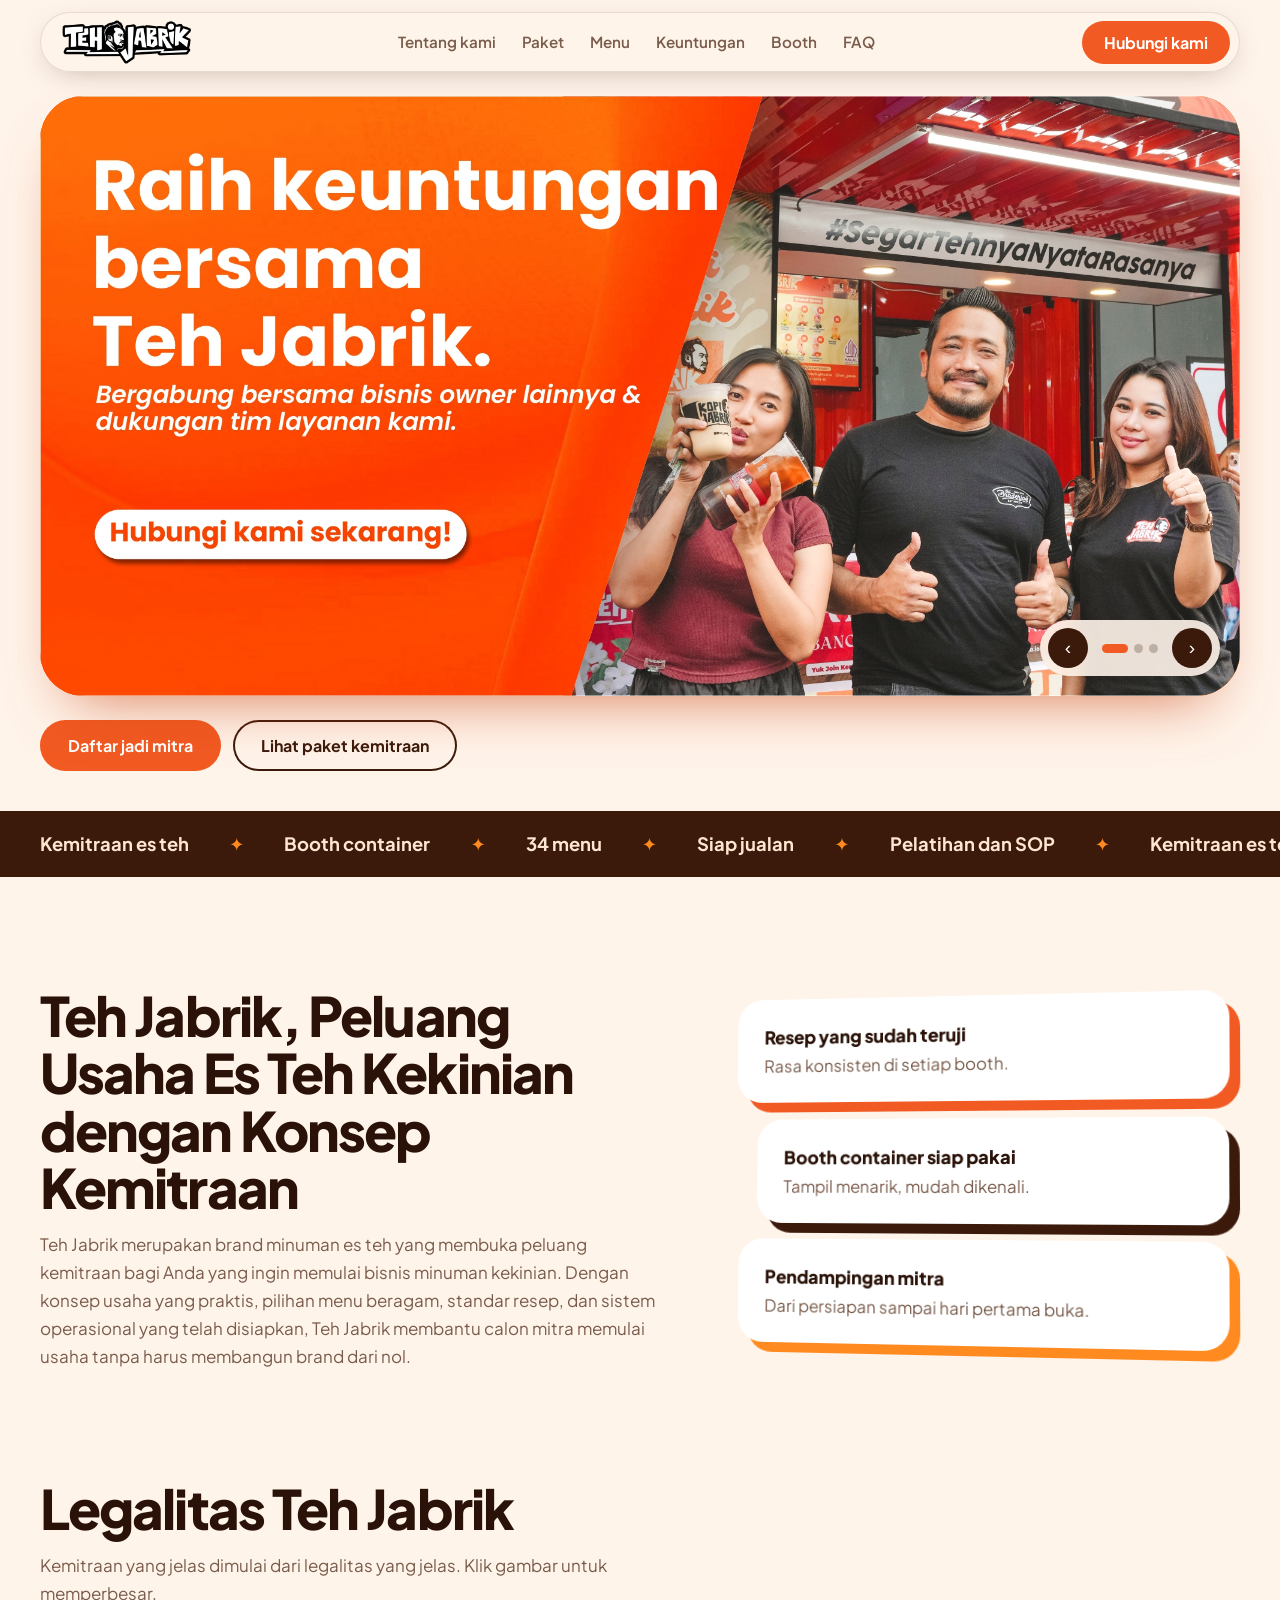
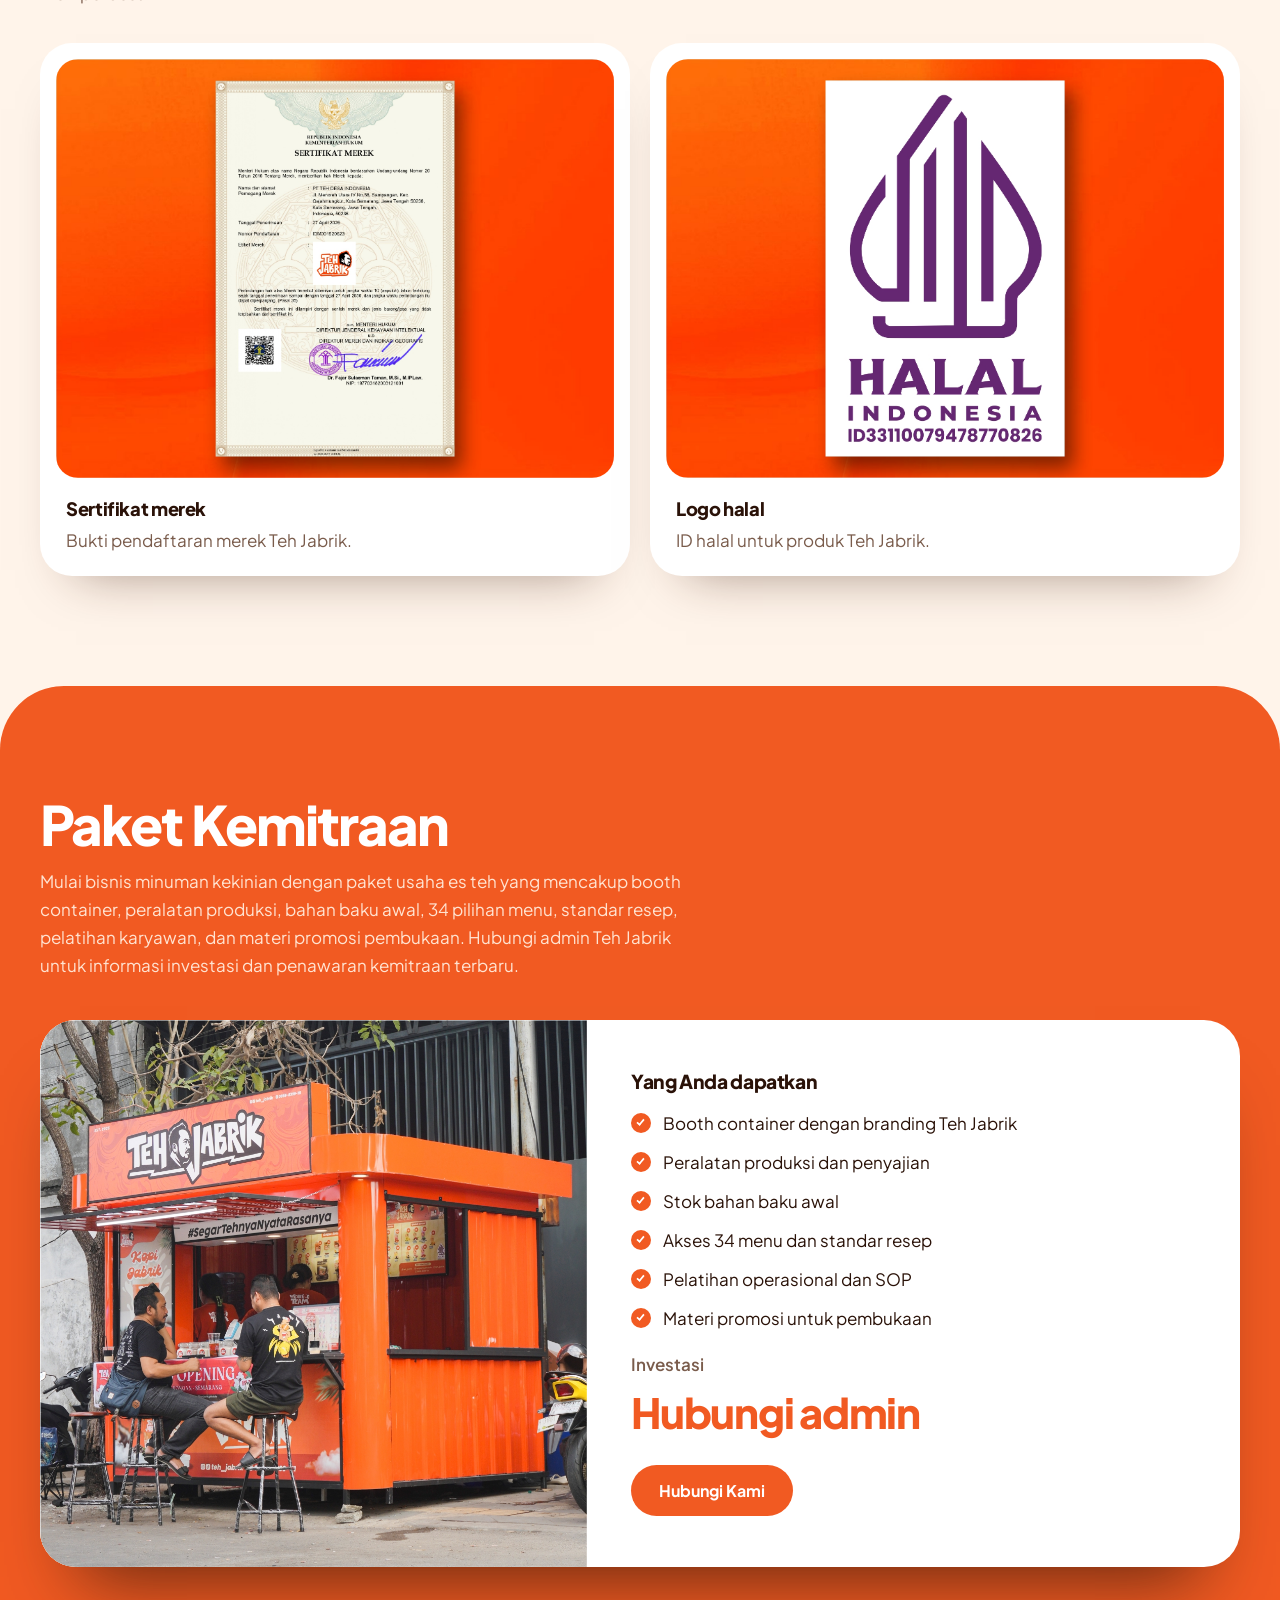
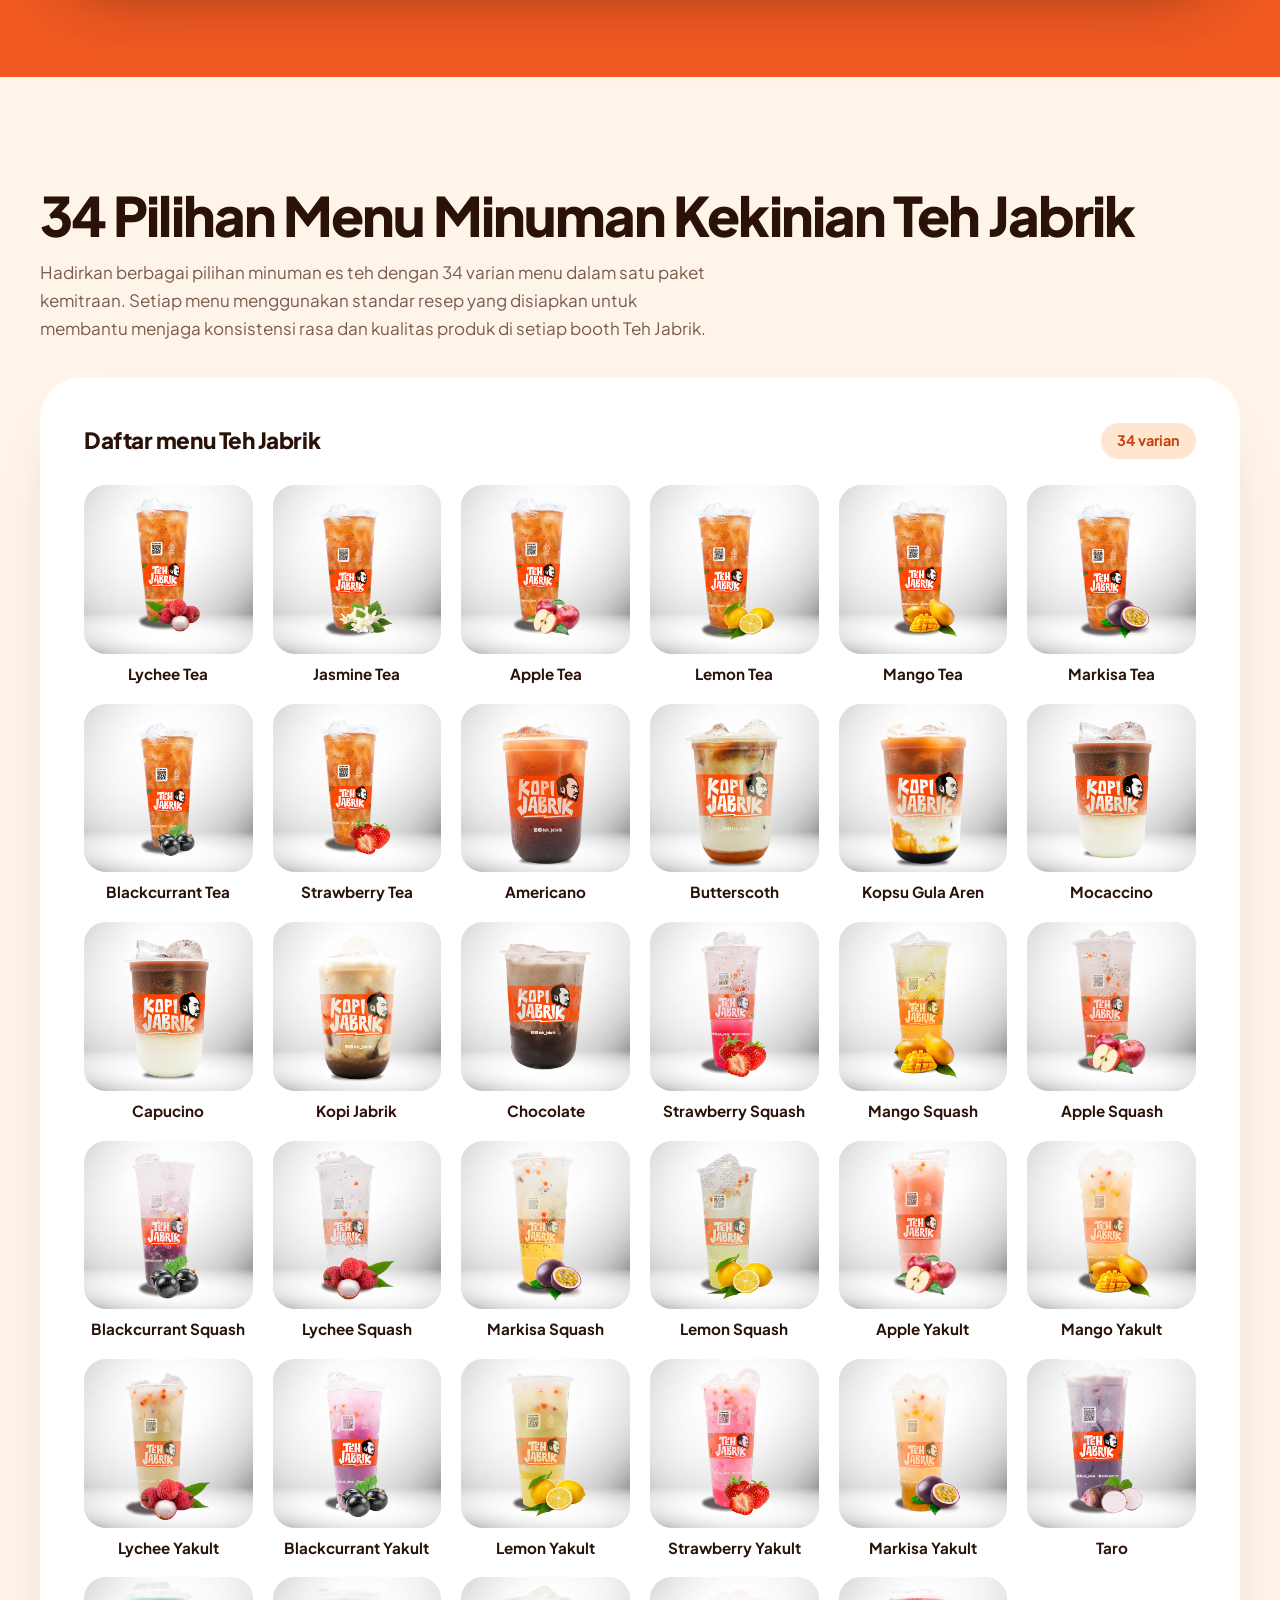
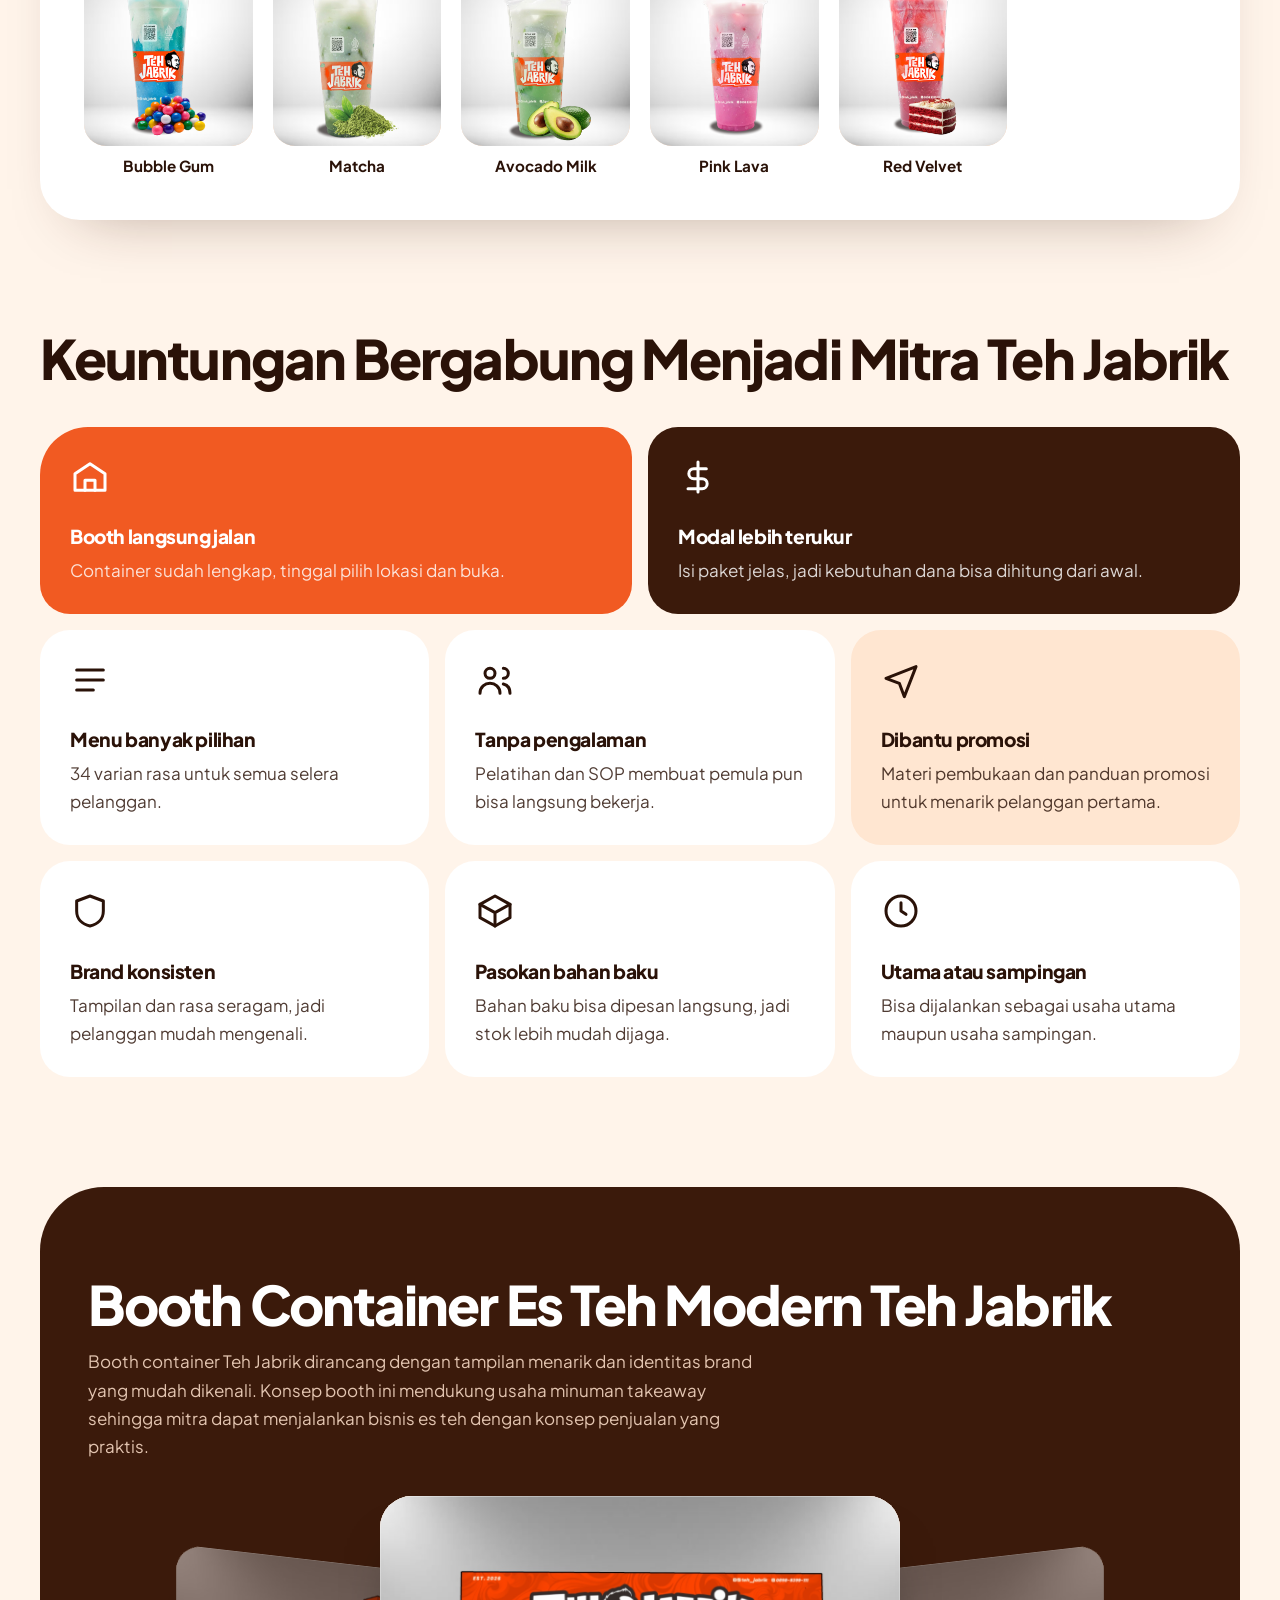
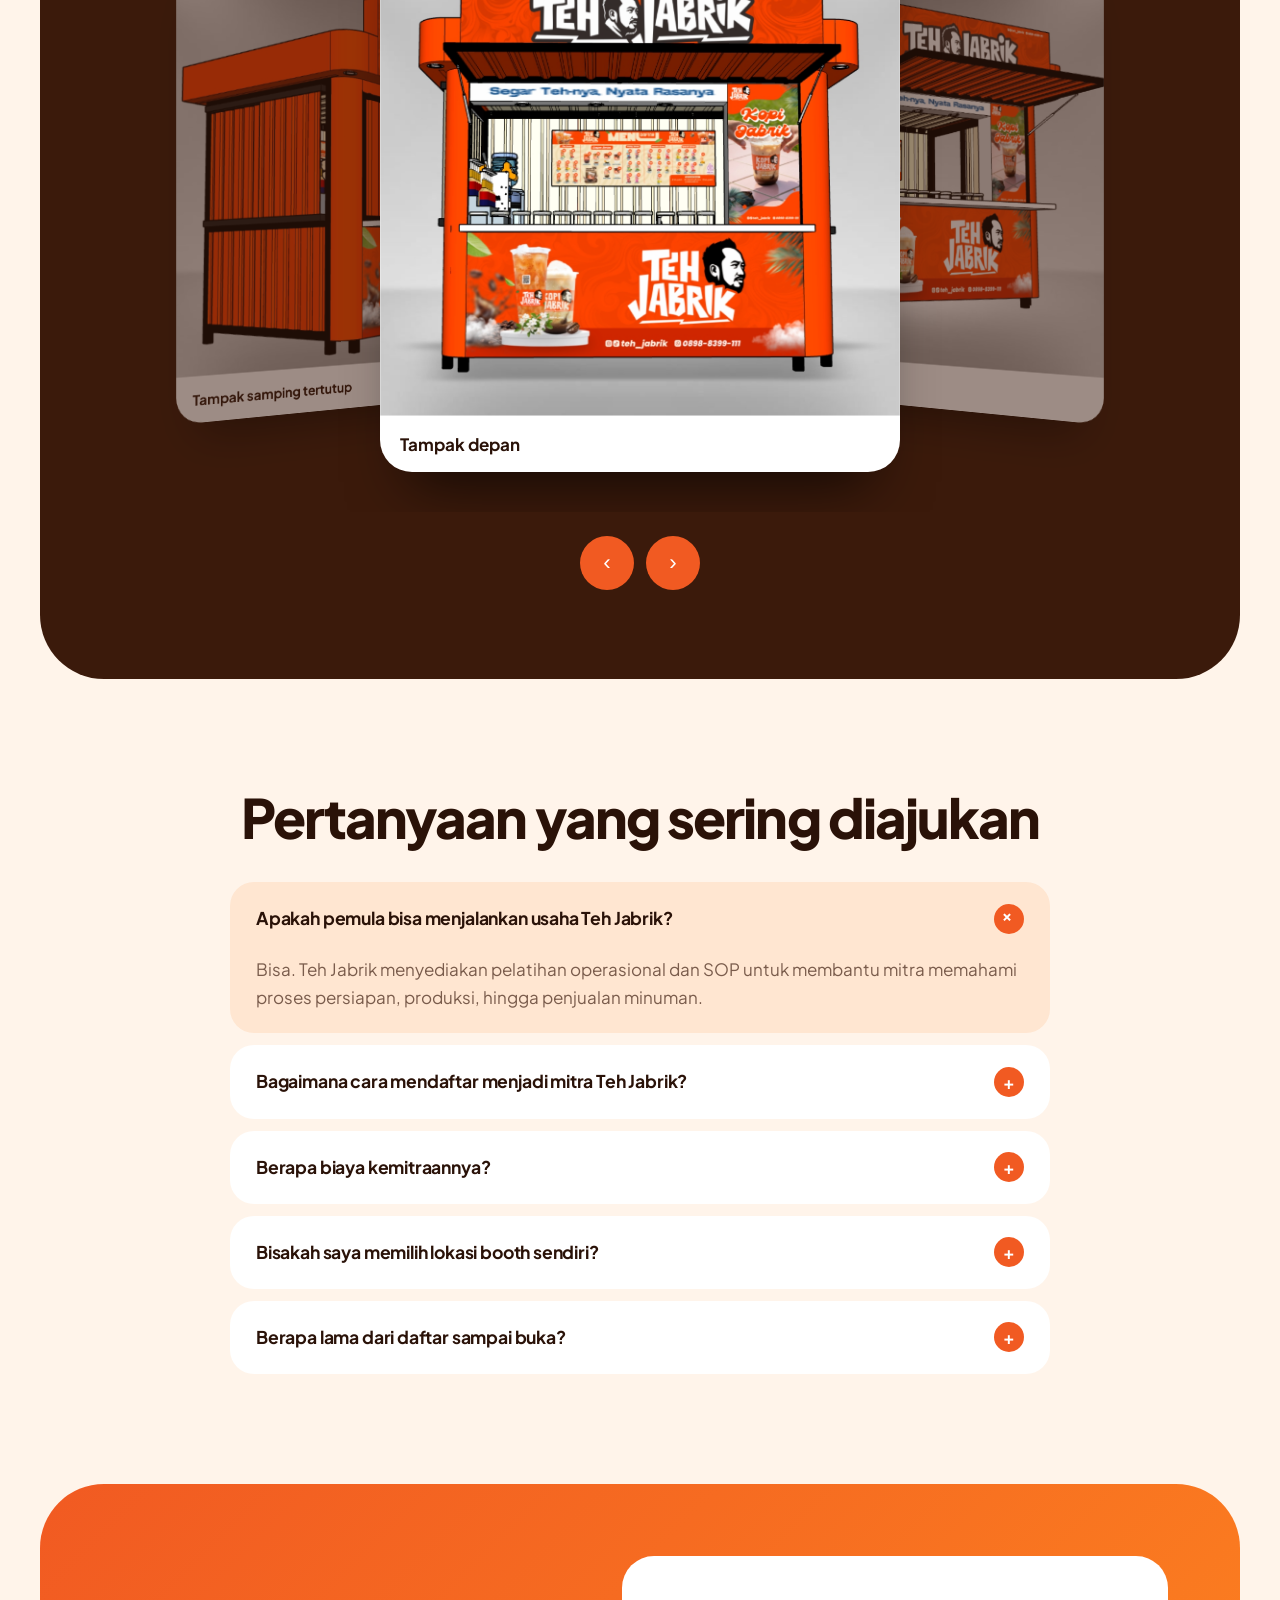
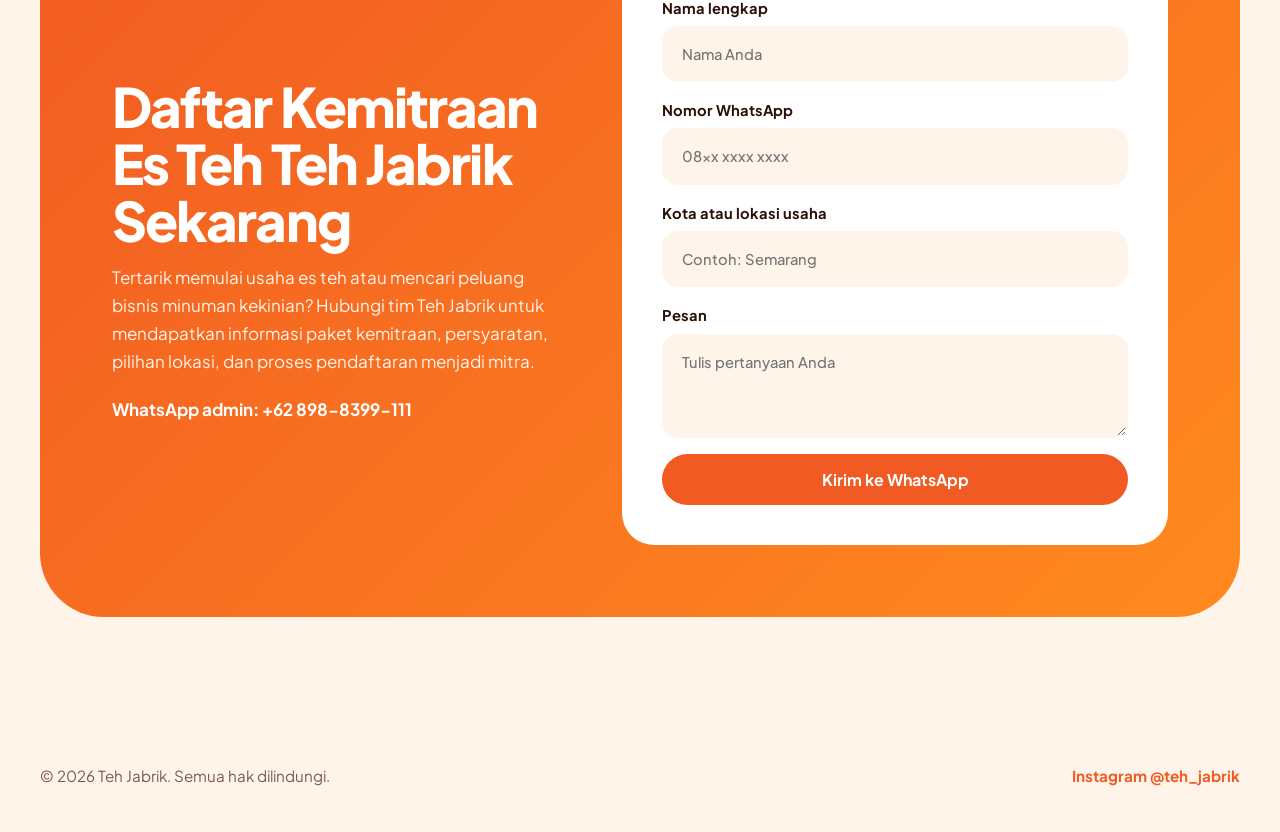
<file: index.html>
<!DOCTYPE html>
<html lang="id">

<head>
<meta charset="utf-8">
<meta name="viewport" content="width=device-width, initial-scale=1, viewport-fit=cover">
<title>Teh Jabrik | Kemitraan & Franchise Es Teh Kekinian</title>
<meta name="description" content="Ingin memulai usaha es teh? Teh Jabrik membuka peluang kemitraan minuman kekinian dengan booth container, 34 pilihan menu, resep standar, peralatan, bahan baku awal, dan pendampingan usaha.">
<meta name="keywords" content="Teh Jabrik, kemitraan es teh, franchise es teh, franchise minuman, kemitraan minuman kekinian, peluang usaha es teh, usaha es teh, bisnis es teh, paket usaha es teh, usaha minuman kekinian, franchise minuman kekinian, kemitraan minuman, booth es teh, booth container minuman, bisnis minuman kekinian, usaha minuman modal kecil, paket kemitraan minuman, peluang bisnis minuman, jualan es teh, usaha minuman kekinian Indonesia">
<meta name="author" content="Teh Jabrik">
<meta name="publisher" content="Teh Jabrik">
<meta name="robots" content="index, follow, max-image-preview:large, max-snippet:-1, max-video-preview:-1">
<meta name="googlebot" content="index, follow">
<link rel="canonical" href="https://tehjabrik.github.io/">
<meta http-equiv="content-language" content="id">
<meta name="language" content="Indonesian">
<meta name="theme-color" content="#ffffff">

<meta property="og:type" content="website">
<meta property="og:locale" content="id_ID">
<meta property="og:site_name" content="Teh Jabrik">
<meta property="og:title" content="Teh Jabrik | Peluang Kemitraan Es Teh Kekinian">
<meta property="og:description" content="Mulai usaha minuman bersama Teh Jabrik. Paket kemitraan lengkap dengan booth container, 34 pilihan menu, peralatan, bahan baku awal, dan pendampingan usaha.">
<meta property="og:url" content="https://tehjabrik.github.io/">
<meta property="og:image" content="https://tehjabrik.github.io/img/banner-1.jpg">
<meta property="og:image:alt" content="Peluang kemitraan usaha es teh Teh Jabrik">
<meta property="og:image:width" content="1200">
<meta property="og:image:height" content="630">

<meta name="twitter:card" content="summary_large_image">
<meta name="twitter:title" content="Teh Jabrik | Kemitraan Es Teh Kekinian">
<meta name="twitter:description" content="Peluang usaha es teh dengan paket kemitraan lengkap, 34 pilihan menu, booth container, dan pendampingan operasional.">
<meta name="twitter:image" content="https://tehjabrik.github.io/img/banner-1.jpg">

<link rel="preconnect" href="https://fonts.googleapis.com">
<link rel="preconnect" href="https://fonts.gstatic.com" crossorigin>
<link href="https://fonts.googleapis.com/css2?family=Plus+Jakarta+Sans:wght@400;500;600;700;800&display=swap" rel="stylesheet">

<link rel="stylesheet" href="css/style.css">

<script type="application/ld+json">
{
  "@context": "https://schema.org",
  "@graph": [
    {
      "@type": "Organization",
      "@id": "https://tehjabrik.github.io/#organization",
      "name": "Teh Jabrik",
      "url": "https://tehjabrik.github.io/",
      "logo": {
        "@type": "ImageObject",
        "url": "https://tehjabrik.github.io/img/logo.png"
      },
      "sameAs": [
        "https://instagram.com/teh_jabrik"
      ]
    },
    {
      "@type": "WebSite",
      "@id": "https://tehjabrik.github.io/#website",
      "url": "https://tehjabrik.github.io/",
      "name": "Teh Jabrik",
      "publisher": {
        "@id": "https://tehjabrik.github.io/#organization"
      },
      "inLanguage": "id-ID"
    },
    {
      "@type": "WebPage",
      "@id": "https://tehjabrik.github.io/#webpage",
      "url": "https://tehjabrik.github.io/",
      "name": "Teh Jabrik | Kemitraan dan Franchise Es Teh Kekinian",
      "description": "Informasi peluang usaha, paket kemitraan, menu, booth container, dan pendaftaran mitra Teh Jabrik.",
      "isPartOf": {
        "@id": "https://tehjabrik.github.io/#website"
      },
      "about": {
        "@id": "https://tehjabrik.github.io/#organization"
      },
      "inLanguage": "id-ID"
    }
  ]
}
</script>
</head>

<body>
<svg width="0" height="0" style="position:absolute" aria-hidden="true"><symbol id="cup" viewBox="0 0 24 24"><path d="M6 8h12l-1.4 12H7.4zM5 8h14M12 8V3l3-1"/></symbol></svg>
<header><div class="wrap"><nav>
<a class="logo" href="#top"><img src="img/logo.png" alt=""></a>
<ul id="nav"><li><a href="#tentang">Tentang kami</a></li><li><a href="#paket">Paket</a></li><li><a href="#menu-sec">Menu</a></li><li><a href="#untung">Keuntungan</a></li><li><a href="#booth">Booth</a></li><li><a href="#faq">FAQ</a></li></ul>
<a class="btn bo" href="#kontak">Hubungi kami</a>
<button class="burger" id="bg" aria-label="Buka menu" aria-expanded="false"><span></span></button>
</nav></div></header>

<main id="top">
<section class="hero"><div class="wrap">
<div class="bn" id="bn" aria-roledescription="carousel"></div>
<div class="hcta"><a class="btn bo" href="#kontak">Daftar jadi mitra</a><a class="btn bg" href="https://drive.google.com/file/d/1QtGEl3rxURbjpwU8DQRnSMurAPXwzCud/view?usp=sharing">Lihat paket kemitraan</a></div>
</div></section>

<div class="mq" aria-hidden="true"><div id="mq"></div></div>

<section id="tentang"><div class="wrap about">
<div><h2>Teh Jabrik, Peluang Usaha Es Teh Kekinian
  dengan Konsep Kemitraan</h2>
<p class="lead">Teh Jabrik merupakan brand minuman es teh yang membuka
  peluang kemitraan bagi Anda yang ingin memulai bisnis
  minuman kekinian. Dengan konsep usaha yang praktis,
  pilihan menu beragam, standar resep, dan sistem
  operasional yang telah disiapkan, Teh Jabrik membantu
  calon mitra memulai usaha tanpa harus membangun brand
  dari nol.</p></div>
<div class="stack"><div><strong>Resep yang sudah teruji</strong><span>Rasa konsisten di setiap booth.</span></div><div><strong>Booth container siap pakai</strong><span>Tampil menarik, mudah dikenali.</span></div><div><strong>Pendampingan mitra</strong><span>Dari persiapan sampai hari pertama buka.</span></div></div>
</div></section>

<section id="legalitas" style="padding-top:0"><div class="wrap">
<h2>Legalitas Teh Jabrik</h2><p class="lead">Kemitraan yang jelas dimulai dari legalitas yang jelas. Klik gambar untuk memperbesar.</p>
<div class="legal" id="legal">
<figure><div class="lg"><svg viewBox="0 0 24 24"><path d="M12 3l8 3v6c0 5-3.5 8-8 9-4.5-1-8-4-8-9V6z"/><path d="M9 12l2 2 4-4"/></svg><img loading="lazy" src="img/sertifikat-merek.jpg" alt="Sertifikat merek Teh Jabrik" onerror="this.remove()"></div><figcaption><strong>Sertifikat merek</strong><span>Bukti pendaftaran merek Teh Jabrik.</span></figcaption></figure>
<figure><div class="lg"><svg viewBox="0 0 24 24"><path d="M12 3l8 3v6c0 5-3.5 8-8 9-4.5-1-8-4-8-9V6z"/><path d="M9 12l2 2 4-4"/></svg><img loading="lazy" src="img/logo-halal.jpg" alt="Logo halal Teh Jabrik" onerror="this.remove()"></div><figcaption><strong>Logo halal</strong><span>ID halal untuk produk Teh Jabrik.</span></figcaption></figure>
</div></div></section>

<section class="paket" id="paket"><div class="wrap">
<h2>Paket Kemitraan</h2><p class="lead">Mulai bisnis minuman kekinian dengan paket usaha es teh
  yang mencakup booth container, peralatan produksi,
  bahan baku awal, 34 pilihan menu, standar resep,
  pelatihan karyawan, dan materi promosi pembukaan.
  Hubungi admin Teh Jabrik untuk informasi investasi
  dan penawaran kemitraan terbaru.</p>
<div class="pk"><div class="pkc" id="pkc">
<div class="ph"><svg><use href="#cup"/></svg><img src="img/paket-booth.jpg" alt="Booth container Teh Jabrik" onerror="this.remove()"></div>
<div class="pkb"><h3>Yang Anda dapatkan</h3>
<ul class="tick"><li>Booth container dengan branding Teh Jabrik</li><li>Peralatan produksi dan penyajian</li><li>Stok bahan baku awal</li><li>Akses 34 menu dan standar resep</li><li>Pelatihan operasional dan SOP</li><li>Materi promosi untuk pembukaan</li></ul>
<div><p style="color:var(--mut);font-weight:600">Investasi</p><div class="price">Hubungi admin</div></div>
<a class="btn bo" href="https://wa.me/628988399111" style="align-self:flex-start">Hubungi Kami</a></div>
</div></div></div></section>

<section id="menu-sec"><div class="wrap">
<h2>34 Pilihan Menu Minuman Kekinian Teh Jabrik</h2><p class="lead"> Hadirkan berbagai pilihan minuman es teh dengan
  34 varian menu dalam satu paket kemitraan.
  Setiap menu menggunakan standar resep yang disiapkan
  untuk membantu menjaga konsistensi rasa dan kualitas
  produk di setiap booth Teh Jabrik.</p>
<div class="menubox"><div class="mh"><strong>Daftar menu Teh Jabrik</strong><span>34 varian</span></div><ul id="menu"></ul></div>
</div></section>

<section id="untung" style="padding-top:0"><div class="wrap">
<h2>Keuntungan Bergabung Menjadi Mitra Teh Jabrik</h2>
<div class="bento">
<div class="ben"><svg viewBox="0 0 24 24"><path d="M3 10l9-6 9 6v10H3z"/><path d="M9 20v-6h6v6"/></svg><h3>Booth langsung jalan</h3><p>Container sudah lengkap, tinggal pilih lokasi dan buka.</p></div>
<div class="ben"><svg viewBox="0 0 24 24"><path d="M12 3v18M17 7H9.5a3 3 0 000 6h5a3 3 0 010 6H6"/></svg><h3>Modal lebih terukur</h3><p>Isi paket jelas, jadi kebutuhan dana bisa dihitung dari awal.</p></div>
<div class="ben"><svg viewBox="0 0 24 24"><path d="M4 6h16M4 12h16M4 18h10"/></svg><h3>Menu banyak pilihan</h3><p>34 varian rasa untuk semua selera pelanggan.</p></div>
<div class="ben"><svg viewBox="0 0 24 24"><circle cx="9" cy="8" r="3"/><path d="M3 20c0-4 3-6 6-6s6 2 6 6M17 11a3 3 0 100-6M21 20c0-3-1.5-5-4-5.6"/></svg><h3>Tanpa pengalaman</h3><p>Pelatihan dan SOP membuat pemula pun bisa langsung bekerja.</p></div>
<div class="ben"><svg viewBox="0 0 24 24"><path d="M3 11l18-7-7 18-3-8z"/></svg><h3>Dibantu promosi</h3><p>Materi pembukaan dan panduan promosi untuk menarik pelanggan pertama.</p></div>
<div class="ben"><svg viewBox="0 0 24 24"><path d="M12 3l8 3v6c0 5-3.5 8-8 9-4.5-1-8-4-8-9V6z"/></svg><h3>Brand konsisten</h3><p>Tampilan dan rasa seragam, jadi pelanggan mudah mengenali.</p></div>
<div class="ben"><svg viewBox="0 0 24 24"><path d="M3 8l9-5 9 5v8l-9 5-9-5z"/><path d="M3 8l9 5 9-5M12 13v8"/></svg><h3>Pasokan bahan baku</h3><p>Bahan baku bisa dipesan langsung, jadi stok lebih mudah dijaga.</p></div>
<div class="ben"><svg viewBox="0 0 24 24"><circle cx="12" cy="12" r="9"/><path d="M12 7v5l3 2"/></svg><h3>Utama atau sampingan</h3><p>Bisa dijalankan sebagai usaha utama maupun usaha sampingan.</p></div>
</div></div></section>

<section style="padding:0"><div class="wrap"><div class="booths" id="booth" style="padding:clamp(40px,7vw,90px) clamp(16px,4vw,48px)">
<h2>Booth Container Es Teh Modern Teh Jabrik</h2><p class="lead"> Booth container Teh Jabrik dirancang dengan tampilan
  menarik dan identitas brand yang mudah dikenali.
  Konsep booth ini mendukung usaha minuman takeaway
  sehingga mitra dapat menjalankan bisnis es teh
  dengan konsep penjualan yang praktis.</p>

<div class="cf" id="cf"></div>
<div class="cfn"><button id="pv" aria-label="Sebelumnya">‹</button><button id="nx" aria-label="Berikutnya">›</button></div>
</div></div></section>

<section id="faq"><div class="wrap"><h2 style="text-align:center">Pertanyaan yang sering diajukan</h2>
<div class="faq">
<details open><summary>Apakah pemula bisa menjalankan usaha Teh Jabrik?</summary><p>Bisa. Teh Jabrik menyediakan pelatihan operasional dan SOP untuk membantu mitra memahami proses persiapan, produksi, hingga penjualan minuman.</p></details>
<details><summary>Bagaimana cara mendaftar menjadi mitra Teh Jabrik?</summary><p>Anda dapat mengisi formulir pendaftaran pada website Teh Jabrik atau menghubungi admin melalui WhatsApp untuk mendapatkan informasi mengenai peluang kemitraan dan proses pendaftaran.</p></details>
<details><summary>Berapa biaya kemitraannya?</summary><p>Harga mengikuti paket dan lokasi. Hubungi admin lewat form di bawah untuk mendapat rincian terbaru.</p></details>
<details><summary>Bisakah saya memilih lokasi booth sendiri?</summary><p>Bisa. Tim kami akan membantu menilai apakah lokasi Anda cocok sebelum booth dipasang.</p></details>
<details><summary>Berapa lama dari daftar sampai buka?</summary><p>Waktunya tergantung lokasi dan kesiapan Anda. Admin akan memberi perkiraan jadwal setelah Anda menghubungi kami.</p></details>
</div></div></section>

<section id="kontak" style="padding-top:0"><div class="wrap"><div class="kt">
<div><h2> Daftar Kemitraan Es Teh Teh Jabrik Sekarang</h2><p class="lead"> Tertarik memulai usaha es teh atau mencari peluang
  bisnis minuman kekinian? Hubungi tim Teh Jabrik
  untuk mendapatkan informasi paket kemitraan,
  persyaratan, pilihan lokasi, dan proses pendaftaran
  menjadi mitra.</p><p style="margin-top:20px;font-weight:700">WhatsApp admin: +62 898-8399-111</p></div>
<form id="f" novalidate>
<label>Nama lengkap<input name="n" required autocomplete="name" placeholder="Nama Anda"></label>
<label>Nomor WhatsApp<input name="w" required inputmode="tel" autocomplete="tel" placeholder="08xx xxxx xxxx"></label>
<label>Kota atau lokasi usaha<input name="k" autocomplete="address-level2" placeholder="Contoh: Semarang"></label>
<label>Pesan<textarea name="m" rows="3" placeholder="Tulis pertanyaan Anda"></textarea></label>
<p id="err" role="alert" style="color:#b3261e;font-weight:600;display:none">Isi nama dan nomor WhatsApp dulu ya.</p>
<button class="btn bo" type="submit">Kirim ke WhatsApp</button>
</form></div></div></section>
</main>
<footer><div class="wrap"><span>© 2026 Teh Jabrik. Semua hak dilindungi.</span><a href="https://instagram.com/teh_jabrik" target="_blank" rel="noopener">Instagram @teh_jabrik</a></div></footer>

<script src="js/script.js" defer></script>
</body>
</html>
</file>
<file: css/style.css>
:root{--o:#f15a22;--o2:#ff8a1f;--od:#c8420f;--br:#3b1a0b;--cr:#fff4ea;--cr2:#ffe6d1;--ink:#2a1208;--mut:#7a5c4c;--w:#fff;--line:rgba(59,26,11,.12);
--f:"Plus Jakarta Sans","Segoe UI",system-ui,sans-serif;
box-sizing:border-box;padding-top:env(safe-area-inset-top,0px);padding-bottom:env(safe-area-inset-bottom,0px)}
*,*::before,*::after{box-sizing:border-box}
html{scroll-behavior:smooth;scroll-padding-top:calc(90px + env(safe-area-inset-top,0px));overflow-x:hidden;max-width:100%}
main{overflow-x:clip}
body{margin:0;width:100%;max-width:100%;background:var(--cr);color:var(--ink);font:400 1.0625rem/1.65 var(--f);overflow-x:hidden}
h1,h2,h3{margin:0;line-height:1.05;letter-spacing:-.035em;font-weight:800}
h2{font-size:clamp(2rem,4.6vw,3.4rem)}h3{font-size:1.2rem;letter-spacing:-.02em}
p{margin:0}a{color:inherit}
:focus-visible{outline:3px solid var(--br);outline-offset:3px}
.wrap{width:min(1200px,100% - 32px);margin-inline:auto}
section{padding:clamp(56px,9vw,110px) 0}
.lead{color:var(--mut);max-width:56ch;margin-top:14px}
.btn{display:inline-flex;align-items:center;justify-content:center;gap:8px;padding:15px 28px;border-radius:999px;font:700 1rem var(--f);text-decoration:none;border:0;cursor:pointer;transition:transform .2s,background .2s}
.btn:hover{transform:translateY(-2px)}
.bo{background:var(--o);color:#fff}.bo:hover{background:var(--od)}
.bd{background:var(--br);color:#fff}
.bl{background:#fff;color:var(--br)}
.bg{background:transparent;color:var(--br);box-shadow:inset 0 0 0 2px var(--br)}
/* nav */
header{position:fixed;top:calc(12px + env(safe-area-inset-top,0px));left:0;right:0;z-index:50}
nav{display:flex;align-items:center;justify-content:space-between;height:60px;padding:0 10px 0 22px;border-radius:999px;background:rgba(255,244,234,.82);backdrop-filter:blur(16px);box-shadow:0 8px 30px -12px rgba(59,26,11,.35),inset 0 0 0 1px var(--line)}
.logo{display:flex;align-items:center;gap:10px;font-weight:800;font-size:1.25rem;letter-spacing:-.03em;text-decoration:none;color:var(--o)}
.logo svg{width:26px;height:26px;stroke:var(--o);fill:none;stroke-width:2;stroke-linecap:round;stroke-linejoin:round}
nav ul{display:flex;gap:26px;list-style:none;margin:0;padding:0;font-weight:600;font-size:.95rem}
nav ul a{text-decoration:none;color:var(--mut)}nav ul a:hover{color:var(--o)}
nav .btn{padding:11px 22px}
.burger{display:none;background:var(--o);border:0;width:44px;height:44px;border-radius:50%;cursor:pointer;color:#fff}
.burger span,.burger span::before,.burger span::after{display:block;width:18px;height:2px;background:#fff;position:relative;margin:auto}
.burger span::before,.burger span::after{content:"";position:absolute;left:0}.burger span::before{top:-6px}.burger span::after{top:6px}
@media(max-width:900px){.burger{display:block}nav>.btn{display:none}
nav ul{position:absolute;top:70px;left:0;right:0;flex-direction:column;gap:0;background:var(--cr);border-radius:28px;padding:10px 24px;box-shadow:0 20px 40px -16px rgba(59,26,11,.4);display:none}
nav ul.open{display:flex}nav ul a{display:block;padding:14px 0;border-bottom:1px solid var(--line)}nav ul li:last-child a{border:0}}
/* banner */
.hero{padding:calc(96px + env(safe-area-inset-top,0px)) 0 40px}
.bn{position:relative;border-radius:clamp(24px,4vw,44px);overflow:hidden;aspect-ratio:2/1;background:var(--o);box-shadow:0 30px 60px -30px rgba(200,66,15,.7)}
@media(max-width:700px){.bn{aspect-ratio:4/5}}
.bs{position:absolute;inset:0;opacity:0;visibility:hidden;transition:opacity .3s,visibility .3s;background:linear-gradient(120deg,var(--o) 0%,var(--o2) 100%);display:flex;align-items:center}
.bs.on{opacity:1;visibility:visible}
.bs img{position:absolute;inset:0;width:100%;height:100%;object-fit:cover;z-index:2}
.bs .bt{position:relative;padding:clamp(24px,6vw,72px);max-width:760px;color:#fff}
.bs .bt h1{font-size:clamp(2rem,5.4vw,4.4rem);color:#fff}
.bs .bt p{margin-top:16px;font-size:clamp(1rem,1.6vw,1.2rem);max-width:46ch;opacity:.95}
.bs::before,.bs::after{content:"";position:absolute;border-radius:50%;background:rgba(255,255,255,.12)}
.bs::before{width:46%;aspect-ratio:1;right:-10%;top:-30%}.bs::after{width:30%;aspect-ratio:1;right:12%;bottom:-34%;background:rgba(59,26,11,.14)}
.bc{position:absolute;right:20px;bottom:20px;z-index:5;display:flex;gap:8px;align-items:center;padding:8px;border-radius:999px;background:rgba(255,244,234,.9);backdrop-filter:blur(8px)}
.bc>button{width:40px;height:40px;border-radius:50%;border:0;background:var(--br);color:#fff;font-size:1.2rem;cursor:pointer}
.dots{display:flex;gap:6px;padding:0 6px}.dot{width:9px;height:9px;border-radius:99px;border:0;padding:0;background:rgba(59,26,11,.25);cursor:pointer;transition:width .3s,background .3s}.dot.on{width:26px;background:var(--o)}
.hcta{display:flex;flex-wrap:wrap;gap:12px;margin-top:24px}
/* marquee */
.mq{max-width:100%;background:var(--br);color:var(--cr2);overflow:hidden;padding:18px 0;font-weight:700;font-size:1.15rem;white-space:nowrap}
.mq div{display:inline-flex;gap:40px;animation:mq 28s linear infinite;padding-left:40px}
.mq span::after{content:"✦";margin-left:40px;color:var(--o2)}
@keyframes mq{to{transform:translateX(-50%)}}
/* tentang */
.about{display:grid;grid-template-columns:1.1fr .9fr;gap:clamp(28px,5vw,72px);align-items:center}
.stack{perspective:1000px;display:grid;gap:16px;padding:0 16px 16px 0}
.stack div{background:#fff;border-radius:26px;padding:24px 28px;transform:rotateY(-7deg) rotateX(2deg);transform-origin:center;box-shadow:10px 10px 0 var(--o);transition:transform .4s}
.stack div:nth-child(2){margin-left:20px;box-shadow:10px 10px 0 var(--br)}
.stack div:nth-child(3){box-shadow:10px 10px 0 var(--o2)}
.stack div:hover{transform:none}
.stack strong{display:block;font-weight:800;font-size:1.15rem}.stack span{color:var(--mut)}
@media(max-width:860px){.about{grid-template-columns:minmax(0,1fr)}}
/* legalitas */
.legal{display:grid;grid-template-columns:repeat(2,minmax(0,1fr));gap:20px;margin-top:36px}
.legal figure{margin:0;background:#fff;border-radius:32px;padding:16px;box-shadow:0 30px 50px -36px rgba(59,26,11,.5)}
.lg{position:relative;aspect-ratio:4/3;border-radius:22px;background:linear-gradient(135deg,var(--cr2),#ffd0ad);display:grid;place-items:center;overflow:hidden}
.lg svg{width:22%;stroke:var(--o);fill:none;stroke-width:1.6;stroke-linecap:round;stroke-linejoin:round;opacity:.55}
.lg img{position:absolute;inset:0;width:100%;height:100%;object-fit:contain;background:#fff;cursor:zoom-in}
.legal figcaption{padding:16px 10px 6px;display:grid;gap:2px}
.legal figcaption strong{font-size:1.15rem;font-weight:800;letter-spacing:-.02em}
.legal figcaption span{color:var(--mut)}
.lb{position:fixed;inset:0;z-index:100;background:rgba(59,26,11,.92);display:grid;place-items:center;padding:20px;cursor:zoom-out}
.lb img{max-width:100%;max-height:100%;border-radius:12px;background:#fff}
@media(max-width:700px){.legal{grid-template-columns:minmax(0,1fr)}}
/* paket */
.paket{background:var(--o);color:#fff;border-radius:clamp(28px,5vw,64px) clamp(28px,5vw,64px) 0 0}
.paket .lead{color:#ffe3d1}
.pk{perspective:1400px;margin-top:40px}
.pkc{display:grid;grid-template-columns:.9fr 1.1fr;border-radius:36px;overflow:hidden;background:#fff;color:var(--ink);transform-style:preserve-3d;transition:transform .2s;box-shadow:0 50px 70px -40px rgba(59,26,11,.8)}
.ph{position:relative;aspect-ratio:1;background:linear-gradient(135deg,var(--cr2),#ffd0ad);display:grid;place-items:center;overflow:hidden}
.ph svg{width:34%;stroke:var(--o);fill:none;stroke-width:1.6;stroke-linecap:round;stroke-linejoin:round;opacity:.55}
.ph img{position:absolute;inset:0;width:100%;height:100%;object-fit:cover}
.pkc .ph{aspect-ratio:1;height:100%;min-height:100%}
.pkb{padding:clamp(24px,4vw,52px);display:flex;flex-direction:column;gap:18px;justify-content:center}
.price{font-size:clamp(1.8rem,3.4vw,2.6rem);font-weight:800;letter-spacing:-.03em;color:var(--o)}
ul.tick{list-style:none;padding:0;margin:0;display:grid;gap:11px}
ul.tick li{padding-left:32px;position:relative}
ul.tick li::before{content:"";position:absolute;left:0;top:4px;width:20px;height:20px;border-radius:50%;background:var(--o)}
ul.tick li::after{content:"";position:absolute;left:7px;top:8px;width:5px;height:9px;border:solid #fff;border-width:0 2px 2px 0;transform:rotate(40deg) scale(.85)}
@media(max-width:860px){.pkc{grid-template-columns:minmax(0,1fr)}}
/* menu */
.menubox{margin-top:36px;background:#fff;border-radius:40px;padding:clamp(18px,3.5vw,44px);box-shadow:0 30px 60px -40px rgba(59,26,11,.4)}
.mh{display:flex;justify-content:space-between;align-items:center;flex-wrap:wrap;gap:10px;margin-bottom:26px}
.mh strong{font-size:1.4rem;font-weight:800;letter-spacing:-.02em}
.mh span{background:var(--cr2);color:var(--od);font-weight:700;padding:6px 16px;border-radius:99px;font-size:.9rem}
#menu{list-style:none;margin:0;padding:0;display:grid;grid-template-columns:repeat(auto-fill,minmax(150px,1fr));gap:clamp(12px,2vw,20px);perspective:900px}
@media(max-width:420px){#menu{grid-template-columns:1fr 1fr}}
#menu li{transition:transform .3s;transform-style:preserve-3d}
#menu li:hover{transform:translateY(-8px) rotateX(8deg)}
#menu .ph{border-radius:22px}
#menu li span{display:block;text-align:center;font-weight:700;font-size:.95rem;margin-top:10px;line-height:1.3}
/* bento */
.bento{display:grid;grid-template-columns:repeat(12,minmax(0,1fr));gap:16px;margin-top:40px;perspective:1000px}
.ben{grid-column:span 4;background:#fff;border-radius:30px;padding:30px;transition:transform .2s}
.ben:nth-child(1){grid-column:span 6;background:var(--o);color:#fff;border-radius:48px 30px 30px 30px}
.ben:nth-child(2){grid-column:span 6;background:var(--br);color:#fff}
.ben:nth-child(5){background:var(--cr2)}
.ben svg{width:40px;height:40px;stroke:currentColor;fill:none;stroke-width:1.8;stroke-linecap:round;stroke-linejoin:round;margin-bottom:22px}
.ben p{margin-top:10px;opacity:.82}
@media(max-width:900px){.bento{grid-template-columns:repeat(2,minmax(0,1fr))}.ben,.ben:nth-child(1),.ben:nth-child(2){grid-column:span 1;border-radius:30px}}
@media(max-width:560px){.bento{grid-template-columns:minmax(0,1fr)}.ben,.ben:nth-child(n){grid-column:auto;padding:26px}}
/* booth */
.booths{background:var(--br);color:#fff;border-radius:clamp(28px,5vw,64px);overflow:hidden}
.booths .lead{color:#e2c4b0}
.cf{position:relative;height:420px;perspective:1400px;margin-top:36px;touch-action:pan-y;overflow:hidden}
.cf figure{position:absolute;left:50%;top:0;width:min(520px,78%);margin:0;border-radius:32px;overflow:hidden;background:#fff;color:var(--ink);transition:transform .7s cubic-bezier(.2,.8,.2,1),opacity .7s;box-shadow:0 40px 60px -30px rgba(0,0,0,.7)}
.cf .ph{aspect-ratio:1}
.cf figcaption{padding:14px 20px;font-weight:700}
.cfn{display:flex;gap:12px;justify-content:center;margin-top:24px}
.cfn button{width:54px;height:54px;border-radius:50%;border:0;background:var(--o);color:#fff;cursor:pointer;font-size:1.4rem}
.cfn button:hover{background:var(--o2)}
/* faq */
.faq{max-width:820px;margin:36px auto 0;display:grid;gap:12px}
details{background:#fff;border-radius:24px;padding:0 26px;transition:background .3s}
details[open]{background:var(--cr2)}
summary{cursor:pointer;font-weight:700;font-size:1.1rem;padding:22px 34px 22px 0;list-style:none;position:relative;letter-spacing:-.01em}
summary::-webkit-details-marker{display:none}
summary::after{content:"+";position:absolute;right:0;top:50%;width:30px;height:30px;margin-top:-15px;border-radius:50%;background:var(--o);color:#fff;text-align:center;line-height:30px;transition:transform .3s}
details[open] summary::after{transform:rotate(135deg)}
details p{padding:0 0 22px;color:var(--mut)}
/* kontak */
.kt{background:linear-gradient(135deg,var(--o),var(--o2));color:#fff;border-radius:clamp(28px,5vw,64px);padding:clamp(28px,6vw,72px);display:grid;grid-template-columns:.9fr 1.1fr;gap:clamp(24px,5vw,64px);align-items:center}
.kt .lead{color:#fff3ea}
form{background:#fff;color:var(--ink);border-radius:32px;padding:clamp(22px,4vw,40px);display:grid;gap:16px}
label{display:grid;gap:6px;font-weight:700;font-size:.92rem}
input,textarea{font:inherit;font-weight:500;padding:14px 18px;border-radius:16px;border:2px solid transparent;background:var(--cr);color:var(--ink);width:100%}
input:focus,textarea:focus{outline:none;border-color:var(--o);background:#fff}
@media(max-width:860px){.kt{grid-template-columns:minmax(0,1fr)}}
footer{padding:36px 0 44px;color:var(--mut);font-size:.95rem}
footer .wrap{display:flex;justify-content:space-between;flex-wrap:wrap;gap:12px}
footer a{text-decoration:none;font-weight:700;color:var(--o)}
@media(prefers-reduced-motion:reduce){*,*::before,*::after{animation:none!important;transition-duration:.01ms!important}html{scroll-behavior:auto}}

.logo img {
    height: 45px;
    width: auto;
    display: block;
    object-fit: contain;
}
</file>
